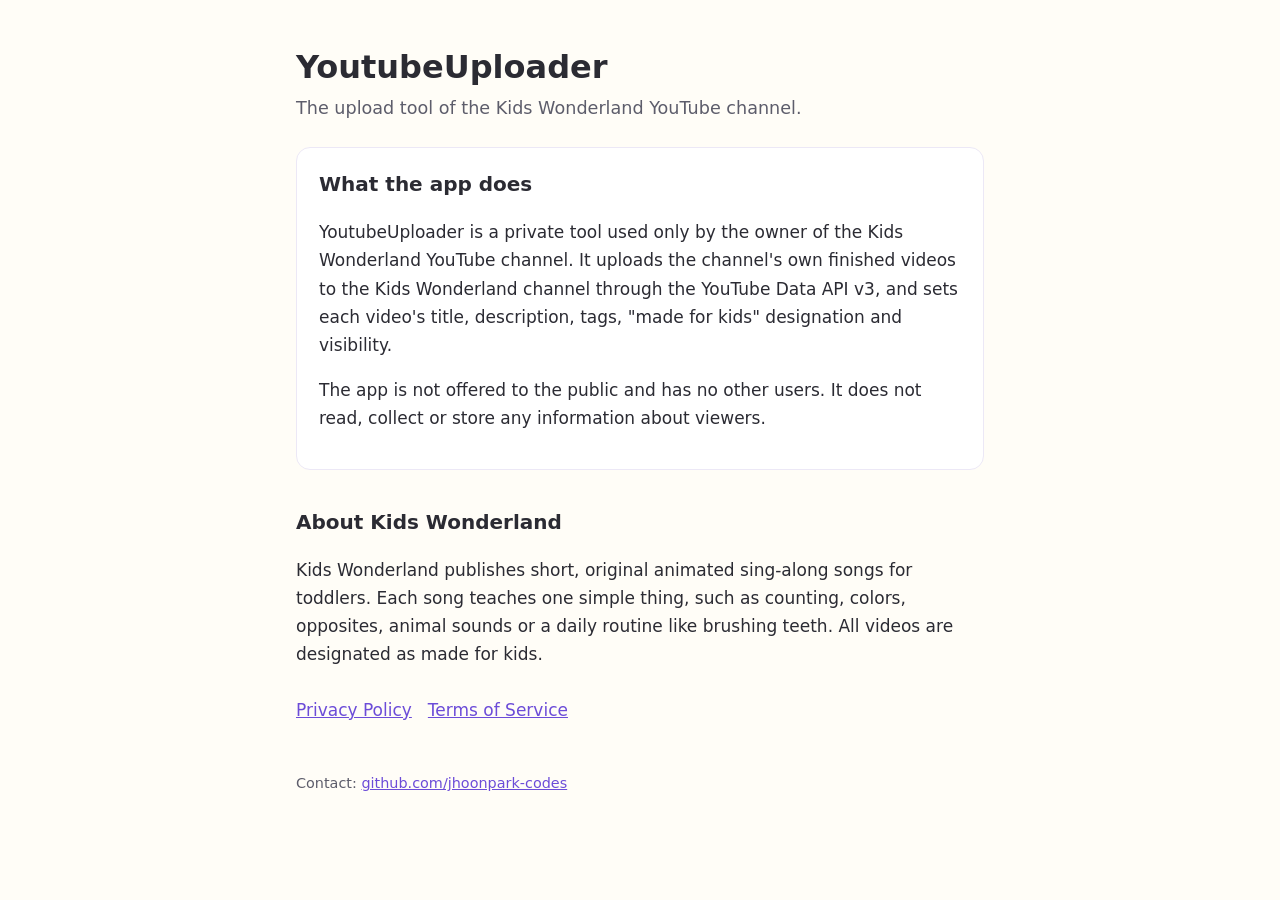
<file: index.html>
<!doctype html>
<html lang="en">
<head>
  <meta charset="utf-8">
  <meta name="viewport" content="width=device-width, initial-scale=1">
  <title>YoutubeUploader - Kids Wonderland</title>
  <meta name="description" content="YoutubeUploader is the private upload tool of the Kids Wonderland YouTube channel.">
  <link rel="stylesheet" href="style.css">
</head>
<body>
<main>
  <h1>YoutubeUploader</h1>
  <p class="lead">The upload tool of the Kids Wonderland YouTube channel.</p>

  <div class="card">
    <h2>What the app does</h2>
    <p>
      YoutubeUploader is a private tool used only by the owner of the
      Kids Wonderland YouTube channel. It uploads the channel's own finished
      videos to the Kids Wonderland channel through the YouTube Data API v3,
      and sets each video's title, description, tags, "made for kids"
      designation and visibility.
    </p>
    <p>
      The app is not offered to the public and has no other users. It does
      not read, collect or store any information about viewers.
    </p>
  </div>

  <h2>About Kids Wonderland</h2>
  <p>
    Kids Wonderland publishes short, original animated sing-along songs for
    toddlers. Each song teaches one simple thing, such as counting, colors,
    opposites, animal sounds or a daily routine like brushing teeth. All
    videos are designated as made for kids.
  </p>

  <nav>
    <a href="privacy.html">Privacy Policy</a>
    <a href="terms.html">Terms of Service</a>
  </nav>

  <footer>
    Contact: <a href="https://github.com/jhoonpark-codes">github.com/jhoonpark-codes</a>
  </footer>
</main>
</body>
</html>
</file>
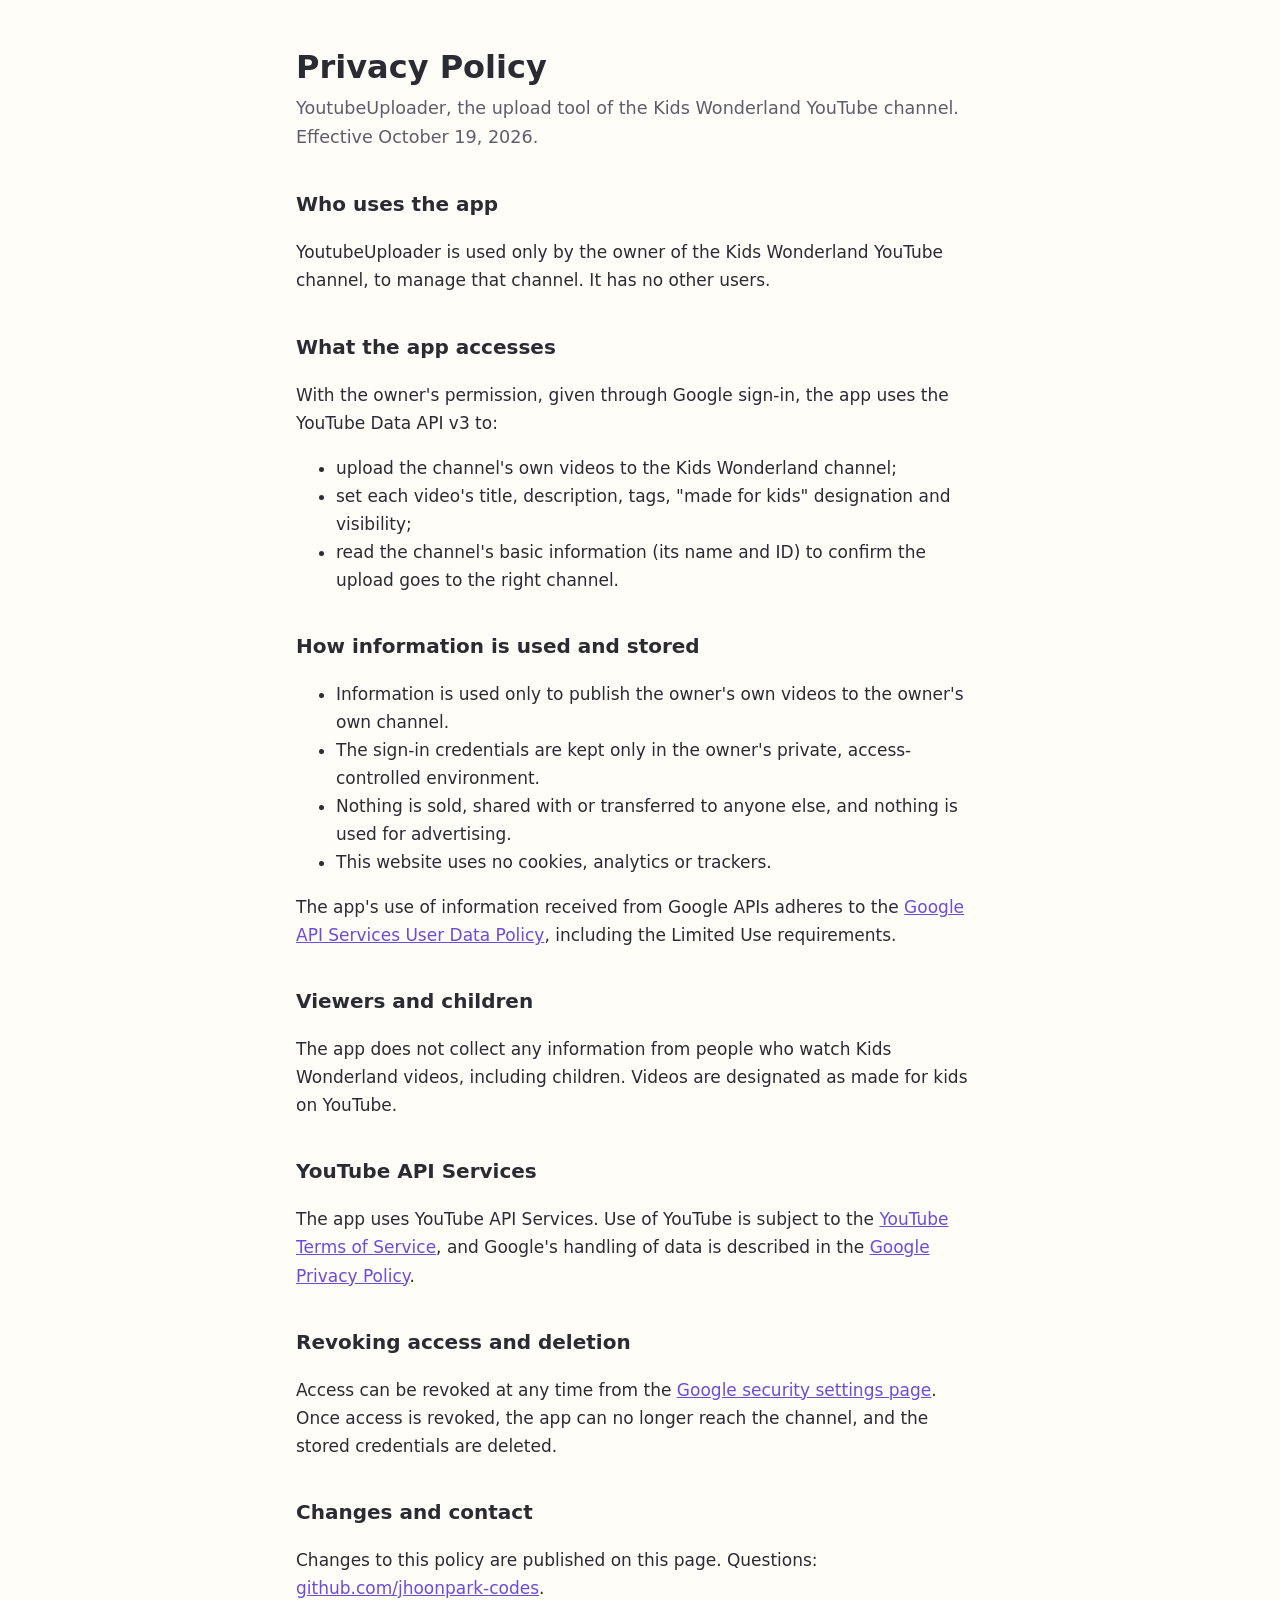
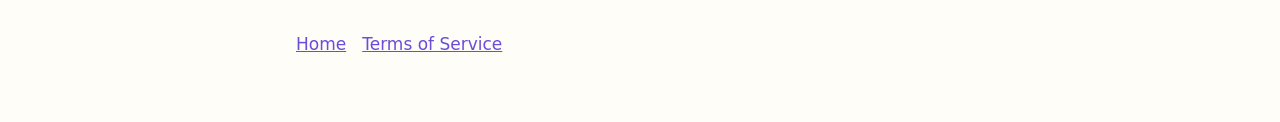
<file: privacy.html>
<!doctype html>
<html lang="en">
<head>
  <meta charset="utf-8">
  <meta name="viewport" content="width=device-width, initial-scale=1">
  <title>Privacy Policy - YoutubeUploader</title>
  <link rel="stylesheet" href="style.css">
</head>
<body>
<main>
  <h1>Privacy Policy</h1>
  <p class="lead">YoutubeUploader, the upload tool of the Kids Wonderland YouTube channel. Effective October 19, 2026.</p>

  <h2>Who uses the app</h2>
  <p>
    YoutubeUploader is used only by the owner of the Kids Wonderland YouTube
    channel, to manage that channel. It has no other users.
  </p>

  <h2>What the app accesses</h2>
  <p>
    With the owner's permission, given through Google sign-in, the app uses
    the YouTube Data API v3 to:
  </p>
  <ul>
    <li>upload the channel's own videos to the Kids Wonderland channel;</li>
    <li>set each video's title, description, tags, "made for kids" designation and visibility;</li>
    <li>read the channel's basic information (its name and ID) to confirm the upload goes to the right channel.</li>
  </ul>

  <h2>How information is used and stored</h2>
  <ul>
    <li>Information is used only to publish the owner's own videos to the owner's own channel.</li>
    <li>The sign-in credentials are kept only in the owner's private, access-controlled environment.</li>
    <li>Nothing is sold, shared with or transferred to anyone else, and nothing is used for advertising.</li>
    <li>This website uses no cookies, analytics or trackers.</li>
  </ul>
  <p>
    The app's use of information received from Google APIs adheres to the
    <a href="https://developers.google.com/terms/api-services-user-data-policy">Google API Services User Data Policy</a>,
    including the Limited Use requirements.
  </p>

  <h2>Viewers and children</h2>
  <p>
    The app does not collect any information from people who watch Kids
    Wonderland videos, including children. Videos are designated as made
    for kids on YouTube.
  </p>

  <h2>YouTube API Services</h2>
  <p>
    The app uses YouTube API Services. Use of YouTube is subject to the
    <a href="https://www.youtube.com/t/terms">YouTube Terms of Service</a>, and
    Google's handling of data is described in the
    <a href="https://policies.google.com/privacy">Google Privacy Policy</a>.
  </p>

  <h2>Revoking access and deletion</h2>
  <p>
    Access can be revoked at any time from the
    <a href="https://security.google.com/settings/security/permissions">Google security settings page</a>.
    Once access is revoked, the app can no longer reach the channel, and the
    stored credentials are deleted.
  </p>

  <h2>Changes and contact</h2>
  <p>
    Changes to this policy are published on this page. Questions:
    <a href="https://github.com/jhoonpark-codes">github.com/jhoonpark-codes</a>.
  </p>

  <nav>
    <a href="index.html">Home</a>
    <a href="terms.html">Terms of Service</a>
  </nav>
</main>
</body>
</html>
</file>
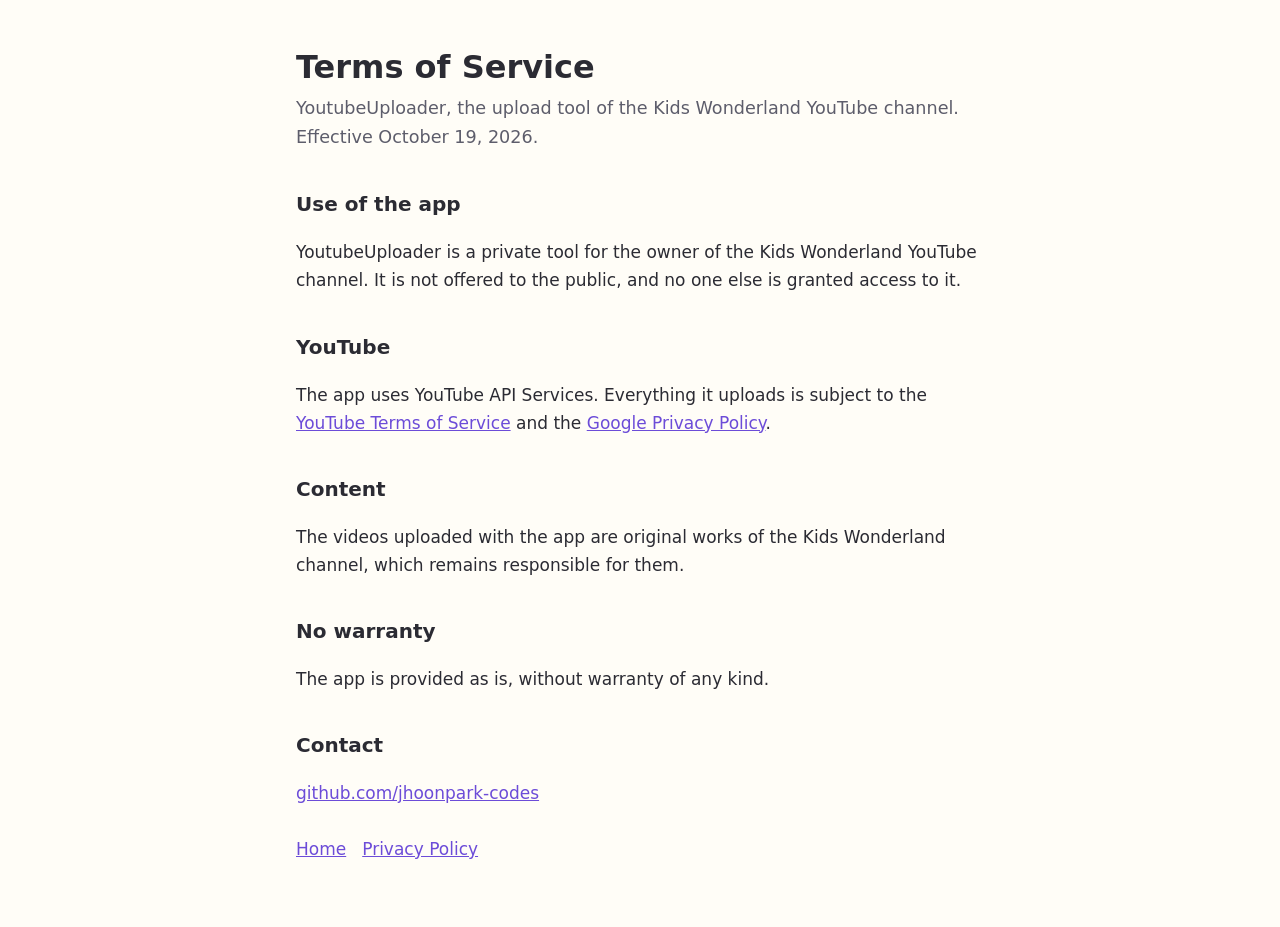
<file: terms.html>
<!doctype html>
<html lang="en">
<head>
  <meta charset="utf-8">
  <meta name="viewport" content="width=device-width, initial-scale=1">
  <title>Terms of Service - YoutubeUploader</title>
  <link rel="stylesheet" href="style.css">
</head>
<body>
<main>
  <h1>Terms of Service</h1>
  <p class="lead">YoutubeUploader, the upload tool of the Kids Wonderland YouTube channel. Effective October 19, 2026.</p>

  <h2>Use of the app</h2>
  <p>
    YoutubeUploader is a private tool for the owner of the Kids Wonderland
    YouTube channel. It is not offered to the public, and no one else is
    granted access to it.
  </p>

  <h2>YouTube</h2>
  <p>
    The app uses YouTube API Services. Everything it uploads is subject to the
    <a href="https://www.youtube.com/t/terms">YouTube Terms of Service</a> and the
    <a href="https://policies.google.com/privacy">Google Privacy Policy</a>.
  </p>

  <h2>Content</h2>
  <p>
    The videos uploaded with the app are original works of the Kids
    Wonderland channel, which remains responsible for them.
  </p>

  <h2>No warranty</h2>
  <p>
    The app is provided as is, without warranty of any kind.
  </p>

  <h2>Contact</h2>
  <p>
    <a href="https://github.com/jhoonpark-codes">github.com/jhoonpark-codes</a>
  </p>

  <nav>
    <a href="index.html">Home</a>
    <a href="privacy.html">Privacy Policy</a>
  </nav>
</main>
</body>
</html>
</file>
<file: style.css>
:root {
  --bg: #fffdf7;
  --text: #2b2b33;
  --muted: #5d5d6b;
  --accent: #6c4cd8;
  --card: #ffffff;
  --border: #ece8f6;
}
@media (prefers-color-scheme: dark) {
  :root {
    --bg: #17151f;
    --text: #ecebf3;
    --muted: #b3b1c2;
    --accent: #b9a6ff;
    --card: #211e2c;
    --border: #322d44;
  }
}
* { box-sizing: border-box; }
body {
  margin: 0;
  background: var(--bg);
  color: var(--text);
  font: 17px/1.65 system-ui, -apple-system, "Segoe UI", Roboto, sans-serif;
}
main {
  max-width: 720px;
  margin: 0 auto;
  padding: 48px 16px 64px;
}
h1 { font-size: 2rem; line-height: 1.2; margin: 0 0 8px; }
h2 { font-size: 1.25rem; margin: 36px 0 8px; }
p, li { color: var(--text); }
.lead { color: var(--muted); font-size: 1.1rem; margin-top: 0; }
.card {
  background: var(--card);
  border: 1px solid var(--border);
  border-radius: 14px;
  padding: 20px 22px;
  margin: 24px 0;
}
a { color: var(--accent); }
nav { display: flex; flex-wrap: wrap; gap: 16px; margin: 28px 0 0; }
footer { margin-top: 48px; color: var(--muted); font-size: 0.9rem; }
.card > h2:first-child { margin-top: 0; }
</file>
